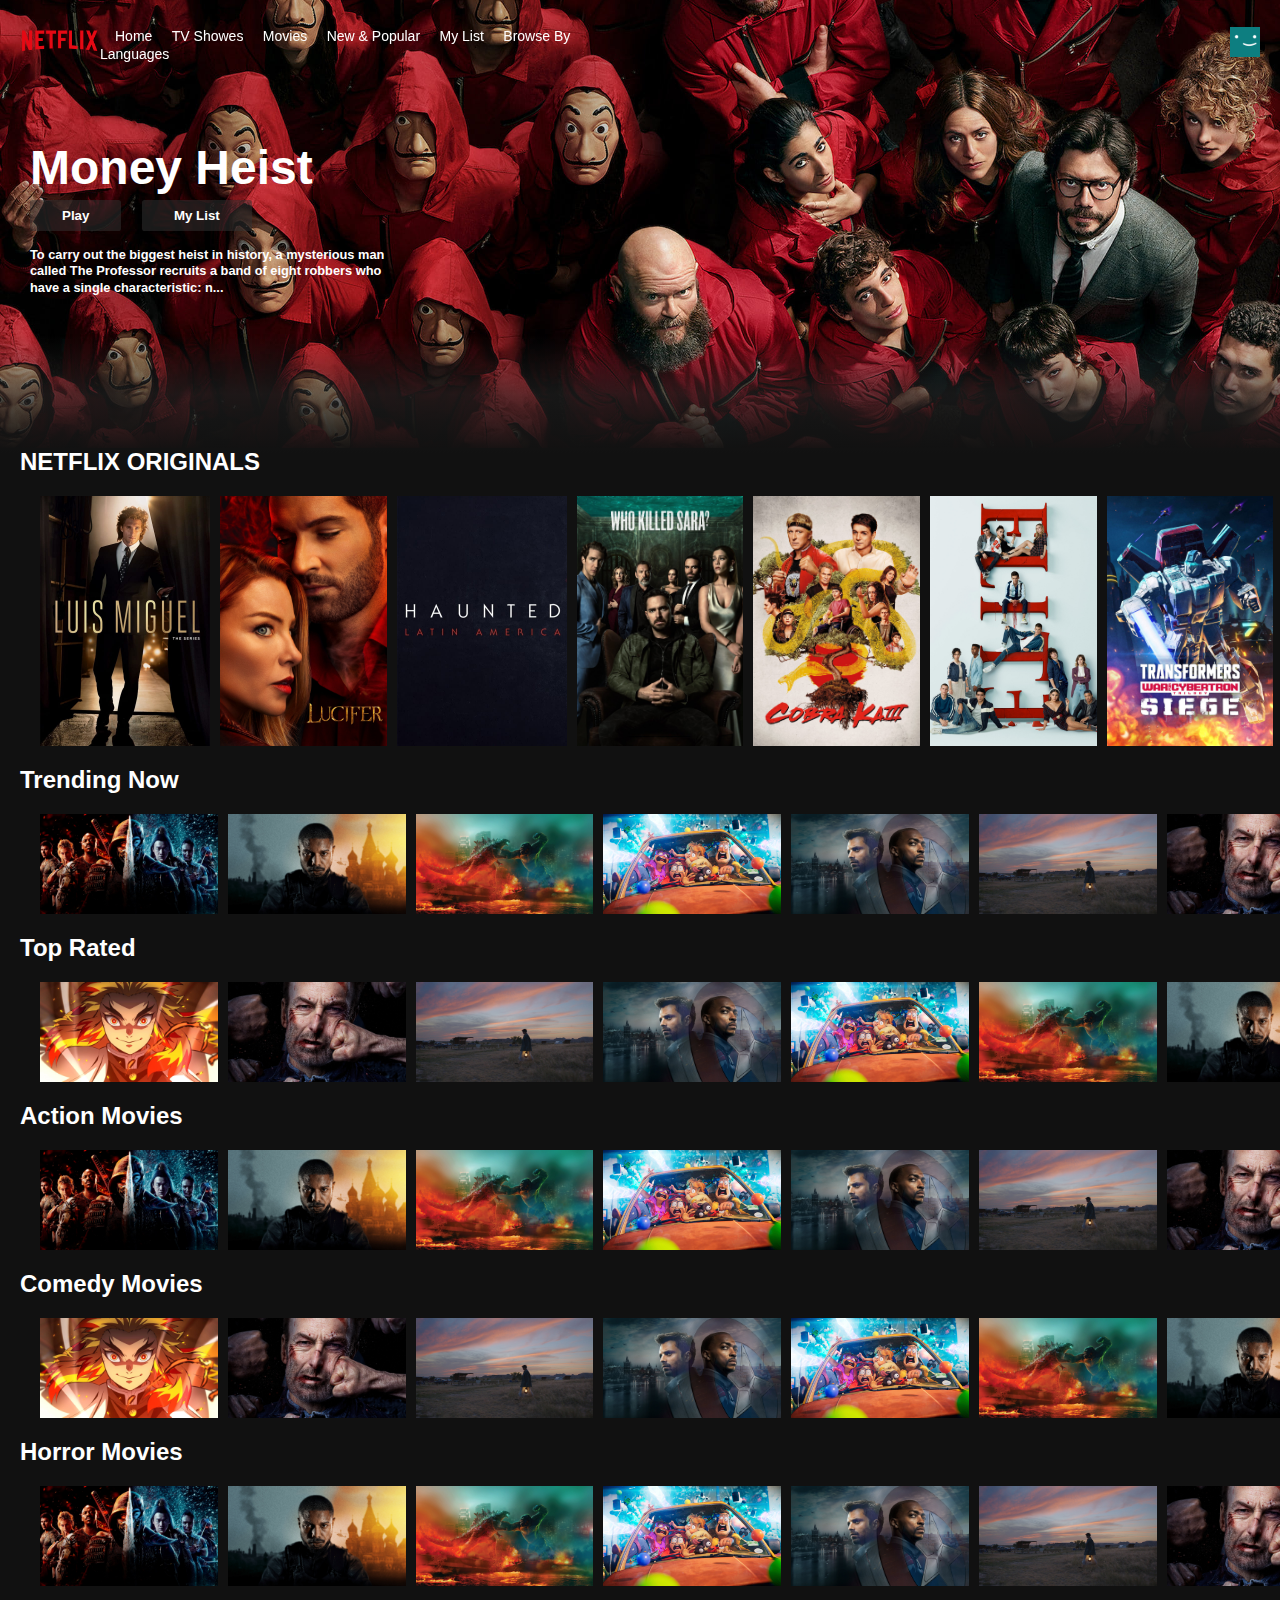
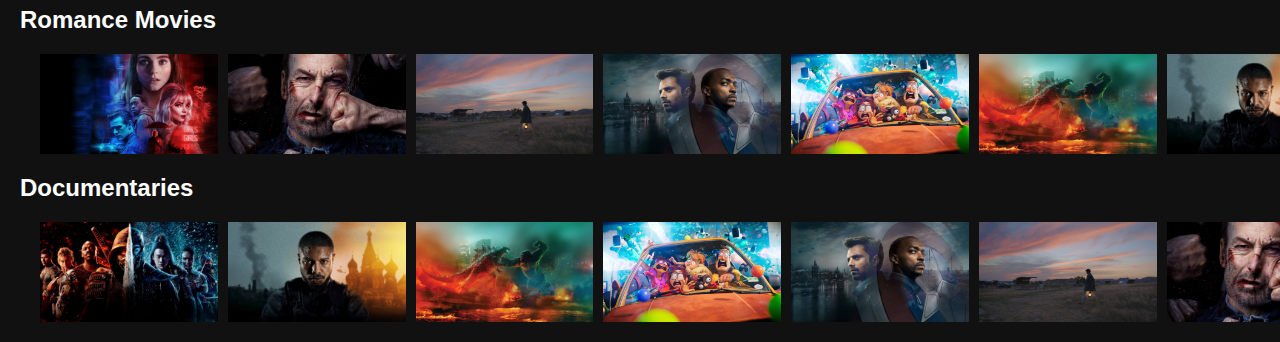
<file: Netflix Clone/home.html>
<!DOCTYPE html>
<html lang="en">
  <head>
    <meta charset="UTF-8" />
    <meta http-equiv="X-UA-Compatible" content="IE=edge" />
    <meta name="viewport" content="width=device-width, initial-scale=1.0" />
    <title>Netflix</title>
    <link rel="icon" type="image/x-icon" href="images/Netflix.png">
    <link rel="stylesheet" href="Stylesheet3.css" />
  </head>
  <body>
    <!-- nav -->
    <div id="nav" class="nav">
      <img class="nav__logo" src="images/netflix-logo.png" alt="" />
        <div class="features">
          <a href="#">Home</a>
          <a href="#">TV Showes</a>
          <a href="#">Movies</a>
          <a href="#">New & Popular</a>
          <a href="#">My List</a>
          <a href="#">Browse By Languages</a>
        </div>
      <img class="nav__avatar" src="images/netflix-avatar.png" alt="" />
    </div>

    <!-- header -->
    <header class="banner">
      <div class="banner__contents">
        <h1 class="banner__title">Money Heist</h1>
        <div class="banner__buttons">
          <button class="banner__button">Play</button>
          <button class="banner__button">My List</button>
        </div>
        <h1 class="banner__description">
          To carry out the biggest heist in history, a mysterious man called The Professor recruits
          a band of eight robbers who have a single characteristic: n...
        </h1>
      </div>
      <div class="banner--fadeBottom"></div>
    </header>

    <!-- Netflix Originals -->
    <div class="row">
      <h2>NETFLIX ORIGINALS</h2>
      <div class="row__posters">
        <img class="row__poster row__posterLarge" src="images/large-movie1.jpg" alt="" />

        <img class="row__poster row__posterLarge" src="images/large-movie2.jpg" alt="" />

        <img class="row__poster row__posterLarge" src="images/large-movie3.jpg" alt="" />

        <img class="row__poster row__posterLarge" src="images/large-movie4.jpg" alt="" />

        <img class="row__poster row__posterLarge" src="images/large-movie5.jpg" alt="" />

        <img class="row__poster row__posterLarge" src="images/large-movie6.jpg" alt="" />

        <img class="row__poster row__posterLarge" src="images/large-movie7.jpg" alt="" />

        <img class="row__poster row__posterLarge" src="images/large-movie8.jpg" alt="" />
      </div>
    </div>

    <!-- Trending Now -->
    <div class="row">
      <h2>Trending Now</h2>
      <div class="row__posters">
        <img class="row__poster" src="images/small-movie1.jpg" alt="" />

        <img class="row__poster" src="images/small-movie2.jpg" alt="" />

        <img class="row__poster" src="images/small-movie3.jpg" alt="" />

        <img class="row__poster" src="images/small-movie4.jpg" alt="" />

        <img class="row__poster" src="images/small-movie5.jpg" alt="" />

        <img class="row__poster" src="images/small-movie6.jpg" alt="" />

        <img class="row__poster" src="images/small-movie7.jpg" alt="" />

        <img class="row__poster" src="images/small-movie8.jpg" alt="" />
      </div>
    </div>

    <!-- Top Rated -->
    <div class="row">
      <h2>Top Rated</h2>
      <div class="row__posters">
        <img class="row__poster" src="images/small-movie8.jpg" alt="" />

        <img class="row__poster" src="images/small-movie7.jpg" alt="" />

        <img class="row__poster" src="images/small-movie6.jpg" alt="" />

        <img class="row__poster" src="images/small-movie5.jpg" alt="" />

        <img class="row__poster" src="images/small-movie4.jpg" alt="" />

        <img class="row__poster" src="images/small-movie3.jpg" alt="" />

        <img class="row__poster" src="images/small-movie2.jpg" alt="" />

        <img class="row__poster" src="images/small-movie1.jpg" alt="" />
      </div>
    </div>

    <!-- Action Movies -->
    <div class="row">
      <h2>Action Movies</h2>
      <div class="row__posters">
        <img class="row__poster" src="images/small-movie1.jpg" alt="" />

        <img class="row__poster" src="images/small-movie2.jpg" alt="" />

        <img class="row__poster" src="images/small-movie3.jpg" alt="" />

        <img class="row__poster" src="images/small-movie4.jpg" alt="" />

        <img class="row__poster" src="images/small-movie5.jpg" alt="" />

        <img class="row__poster" src="images/small-movie6.jpg" alt="" />

        <img class="row__poster" src="images/small-movie7.jpg" alt="" />

        <img class="row__poster" src="images/small-movie8.jpg" alt="" />
      </div>
    </div>

    <!-- Comedy Movies -->
    <div class="row">
      <h2>Comedy Movies</h2>
      <div class="row__posters">
        <img class="row__poster" src="images/small-movie8.jpg" alt="" />

        <img class="row__poster" src="images/small-movie7.jpg" alt="" />

        <img class="row__poster" src="images/small-movie6.jpg" alt="" />

        <img class="row__poster" src="images/small-movie5.jpg" alt="" />

        <img class="row__poster" src="images/small-movie4.jpg" alt="" />

        <img class="row__poster" src="images/small-movie3.jpg" alt="" />

        <img class="row__poster" src="images/small-movie2.jpg" alt="" />

        <img class="row__poster" src="images/small-movie1.jpg" alt="" />
      </div>
    </div>

    <!-- Horror Movies -->
    <div class="row">
      <h2>Horror Movies</h2>
      <div class="row__posters">
        <img class="row__poster" src="images/small-movie1.jpg" alt="" />

        <img class="row__poster" src="images/small-movie2.jpg" alt="" />

        <img class="row__poster" src="images/small-movie3.jpg" alt="" />

        <img class="row__poster" src="images/small-movie4.jpg" alt="" />

        <img class="row__poster" src="images/small-movie5.jpg" alt="" />

        <img class="row__poster" src="images/small-movie6.jpg" alt="" />

        <img class="row__poster" src="images/small-movie7.jpg" alt="" />

        <img class="row__poster" src="images/small-movie8.jpg" alt="" />
      </div>
    </div>

    <!-- Romance Movies -->
    <div class="row">
      <h2>Romance Movies</h2>
      <div class="row__posters">
        <img class="row__poster" src="images/small-movie9.jpg" alt="" />

        <img class="row__poster" src="images/small-movie7.jpg" alt="" />

        <img class="row__poster" src="images/small-movie6.jpg" alt="" />

        <img class="row__poster" src="images/small-movie5.jpg" alt="" />

        <img class="row__poster" src="images/small-movie4.jpg" alt="" />

        <img class="row__poster" src="images/small-movie3.jpg" alt="" />

        <img class="row__poster" src="images/small-movie2.jpg" alt="" />

        <img class="row__poster" src="images/small-movie1.jpg" alt="" />
      </div>
    </div>

    <!-- Documentaries -->
    <div class="row">
      <h2>Documentaries</h2>
      <div class="row__posters">
        <img class="row__poster" src="images/small-movie1.jpg" alt="" />

        <img class="row__poster" src="images/small-movie2.jpg" alt="" />

        <img class="row__poster" src="images/small-movie3.jpg" alt="" />

        <img class="row__poster" src="images/small-movie4.jpg" alt="" />

        <img class="row__poster" src="images/small-movie5.jpg" alt="" />

        <img class="row__poster" src="images/small-movie6.jpg" alt="" />

        <img class="row__poster" src="images/small-movie7.jpg" alt="" />

        <img class="row__poster" src="images/small-movie8.jpg" alt="" />
      </div>
    </div>

    <script>
      const nav = document.getElementById('nav');
      window.addEventListener('scroll', () => {
        if (window.scrollY >= 100) {
          nav.classList.add('nav__black');
        } else {
          nav.classList.remove('nav__black');
        }
      });
    </script>
  </body>
</html>
</file>
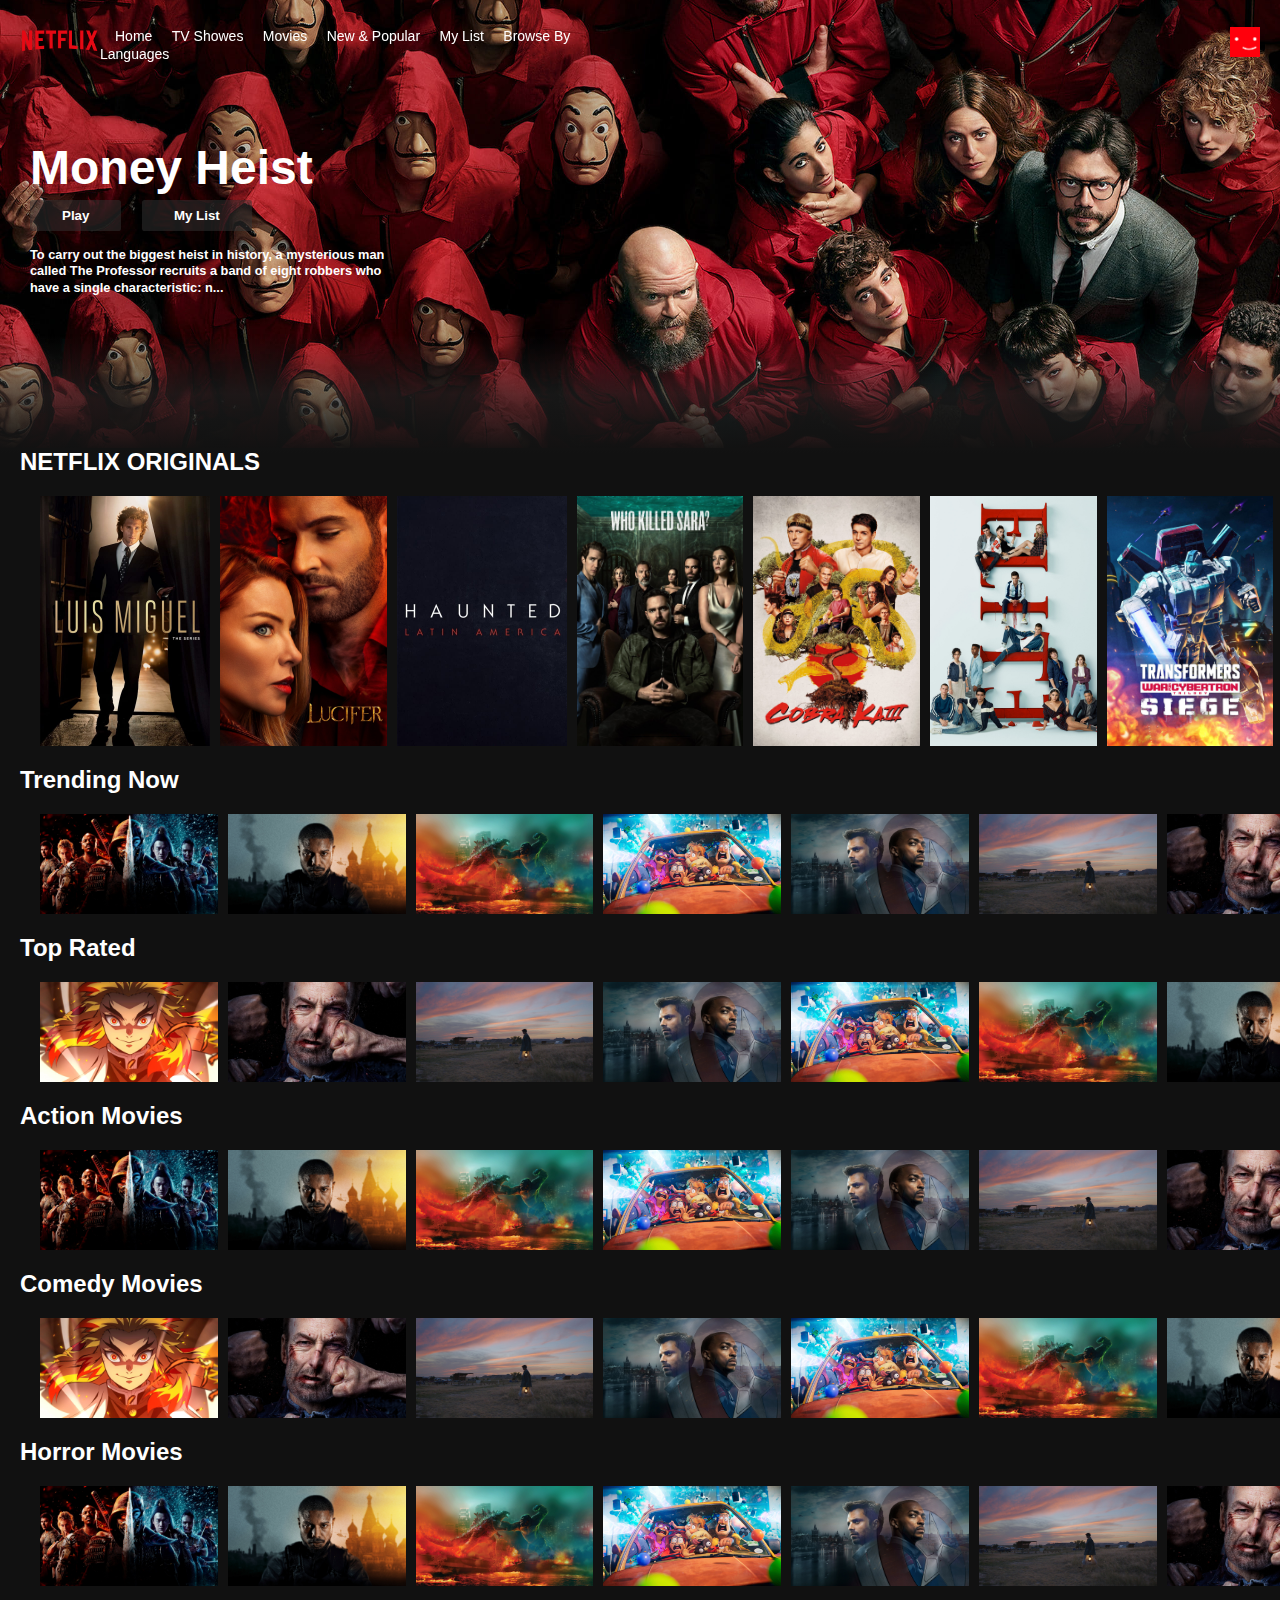
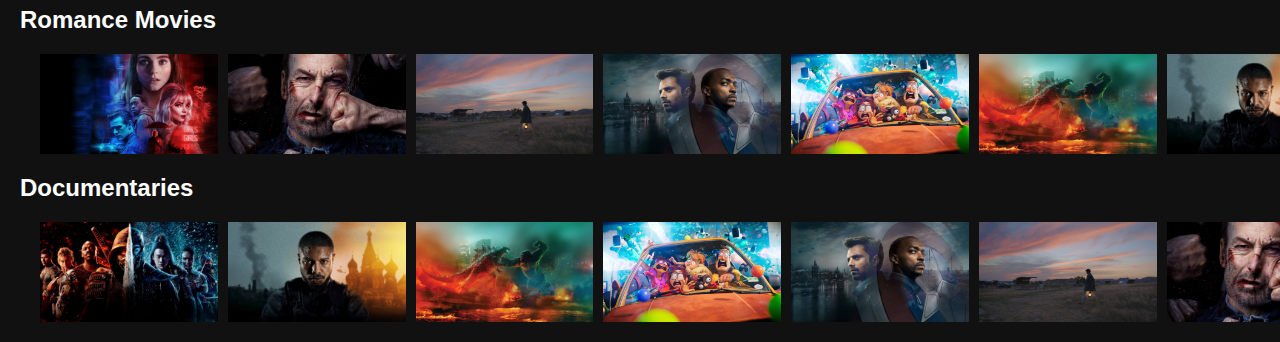
<file: Netflix Clone/home2.html>
<!DOCTYPE html>
<html lang="en">
  <head>
    <meta charset="UTF-8" />
    <meta http-equiv="X-UA-Compatible" content="IE=edge" />
    <meta name="viewport" content="width=device-width, initial-scale=1.0" />
    <title>Netflix</title>
    <link rel="icon" type="image/x-icon" href="images/Netflix.png">
    <link rel="stylesheet" href="Stylesheet3.css" />
  </head>
  <body>
    <!-- nav -->
    <div id="nav" class="nav">
      <img class="nav__logo" src="images/netflix-logo.png" alt="" />
      <div class="features">
        <a href="#">Home</a>
        <a href="#">TV Showes</a>
        <a href="#">Movies</a>
        <a href="#">New & Popular</a>
        <a href="#">My List</a>
        <a href="#">Browse By Languages</a>
      </div>
      <img class="nav__avatar" src="images/netflix-avatar2.jpg" alt="" />
    </div>

    <!-- header -->
    <header class="banner">
      <div class="banner__contents">
        <h1 class="banner__title">Money Heist</h1>
        <div class="banner__buttons">
          <button class="banner__button">Play</button>
          <button class="banner__button">My List</button>
        </div>
        <h1 class="banner__description">
          To carry out the biggest heist in history, a mysterious man called The Professor recruits
          a band of eight robbers who have a single characteristic: n...
        </h1>
      </div>
      <div class="banner--fadeBottom"></div>
    </header>

    <!-- Netflix Originals -->
    <div class="row">
      <h2>NETFLIX ORIGINALS</h2>
      <div class="row__posters">
        <img class="row__poster row__posterLarge" src="images/large-movie1.jpg" alt="" />

        <img class="row__poster row__posterLarge" src="images/large-movie2.jpg" alt="" />

        <img class="row__poster row__posterLarge" src="images/large-movie3.jpg" alt="" />

        <img class="row__poster row__posterLarge" src="images/large-movie4.jpg" alt="" />

        <img class="row__poster row__posterLarge" src="images/large-movie5.jpg" alt="" />

        <img class="row__poster row__posterLarge" src="images/large-movie6.jpg" alt="" />

        <img class="row__poster row__posterLarge" src="images/large-movie7.jpg" alt="" />

        <img class="row__poster row__posterLarge" src="images/large-movie8.jpg" alt="" />
      </div>
    </div>

    <!-- Trending Now -->
    <div class="row">
      <h2>Trending Now</h2>
      <div class="row__posters">
        <img class="row__poster" src="images/small-movie1.jpg" alt="" />

        <img class="row__poster" src="images/small-movie2.jpg" alt="" />

        <img class="row__poster" src="images/small-movie3.jpg" alt="" />

        <img class="row__poster" src="images/small-movie4.jpg" alt="" />

        <img class="row__poster" src="images/small-movie5.jpg" alt="" />

        <img class="row__poster" src="images/small-movie6.jpg" alt="" />

        <img class="row__poster" src="images/small-movie7.jpg" alt="" />

        <img class="row__poster" src="images/small-movie8.jpg" alt="" />
      </div>
    </div>

    <!-- Top Rated -->
    <div class="row">
      <h2>Top Rated</h2>
      <div class="row__posters">
        <img class="row__poster" src="images/small-movie8.jpg" alt="" />

        <img class="row__poster" src="images/small-movie7.jpg" alt="" />

        <img class="row__poster" src="images/small-movie6.jpg" alt="" />

        <img class="row__poster" src="images/small-movie5.jpg" alt="" />

        <img class="row__poster" src="images/small-movie4.jpg" alt="" />

        <img class="row__poster" src="images/small-movie3.jpg" alt="" />

        <img class="row__poster" src="images/small-movie2.jpg" alt="" />

        <img class="row__poster" src="images/small-movie1.jpg" alt="" />
      </div>
    </div>

    <!-- Action Movies -->
    <div class="row">
      <h2>Action Movies</h2>
      <div class="row__posters">
        <img class="row__poster" src="images/small-movie1.jpg" alt="" />

        <img class="row__poster" src="images/small-movie2.jpg" alt="" />

        <img class="row__poster" src="images/small-movie3.jpg" alt="" />

        <img class="row__poster" src="images/small-movie4.jpg" alt="" />

        <img class="row__poster" src="images/small-movie5.jpg" alt="" />

        <img class="row__poster" src="images/small-movie6.jpg" alt="" />

        <img class="row__poster" src="images/small-movie7.jpg" alt="" />

        <img class="row__poster" src="images/small-movie8.jpg" alt="" />
      </div>
    </div>

    <!-- Comedy Movies -->
    <div class="row">
      <h2>Comedy Movies</h2>
      <div class="row__posters">
        <img class="row__poster" src="images/small-movie8.jpg" alt="" />

        <img class="row__poster" src="images/small-movie7.jpg" alt="" />

        <img class="row__poster" src="images/small-movie6.jpg" alt="" />

        <img class="row__poster" src="images/small-movie5.jpg" alt="" />

        <img class="row__poster" src="images/small-movie4.jpg" alt="" />

        <img class="row__poster" src="images/small-movie3.jpg" alt="" />

        <img class="row__poster" src="images/small-movie2.jpg" alt="" />

        <img class="row__poster" src="images/small-movie1.jpg" alt="" />
      </div>
    </div>

    <!-- Horror Movies -->
    <div class="row">
      <h2>Horror Movies</h2>
      <div class="row__posters">
        <img class="row__poster" src="images/small-movie1.jpg" alt="" />

        <img class="row__poster" src="images/small-movie2.jpg" alt="" />

        <img class="row__poster" src="images/small-movie3.jpg" alt="" />

        <img class="row__poster" src="images/small-movie4.jpg" alt="" />

        <img class="row__poster" src="images/small-movie5.jpg" alt="" />

        <img class="row__poster" src="images/small-movie6.jpg" alt="" />

        <img class="row__poster" src="images/small-movie7.jpg" alt="" />

        <img class="row__poster" src="images/small-movie8.jpg" alt="" />
      </div>
    </div>

    <!-- Romance Movies -->
    <div class="row">
      <h2>Romance Movies</h2>
      <div class="row__posters">
        <img class="row__poster" src="images/small-movie9.jpg" alt="" />

        <img class="row__poster" src="images/small-movie7.jpg" alt="" />

        <img class="row__poster" src="images/small-movie6.jpg" alt="" />

        <img class="row__poster" src="images/small-movie5.jpg" alt="" />

        <img class="row__poster" src="images/small-movie4.jpg" alt="" />

        <img class="row__poster" src="images/small-movie3.jpg" alt="" />

        <img class="row__poster" src="images/small-movie2.jpg" alt="" />

        <img class="row__poster" src="images/small-movie1.jpg" alt="" />
      </div>
    </div>

    <!-- Documentaries -->
    <div class="row">
      <h2>Documentaries</h2>
      <div class="row__posters">
        <img class="row__poster" src="images/small-movie1.jpg" alt="" />

        <img class="row__poster" src="images/small-movie2.jpg" alt="" />

        <img class="row__poster" src="images/small-movie3.jpg" alt="" />

        <img class="row__poster" src="images/small-movie4.jpg" alt="" />

        <img class="row__poster" src="images/small-movie5.jpg" alt="" />

        <img class="row__poster" src="images/small-movie6.jpg" alt="" />

        <img class="row__poster" src="images/small-movie7.jpg" alt="" />

        <img class="row__poster" src="images/small-movie8.jpg" alt="" />
      </div>
    </div>

    <script>
      const nav = document.getElementById('nav');
      window.addEventListener('scroll', () => {
        if (window.scrollY >= 100) {
          nav.classList.add('nav__black');
        } else {
          nav.classList.remove('nav__black');
        }
      });
    </script>
  </body>
</html>
</file>
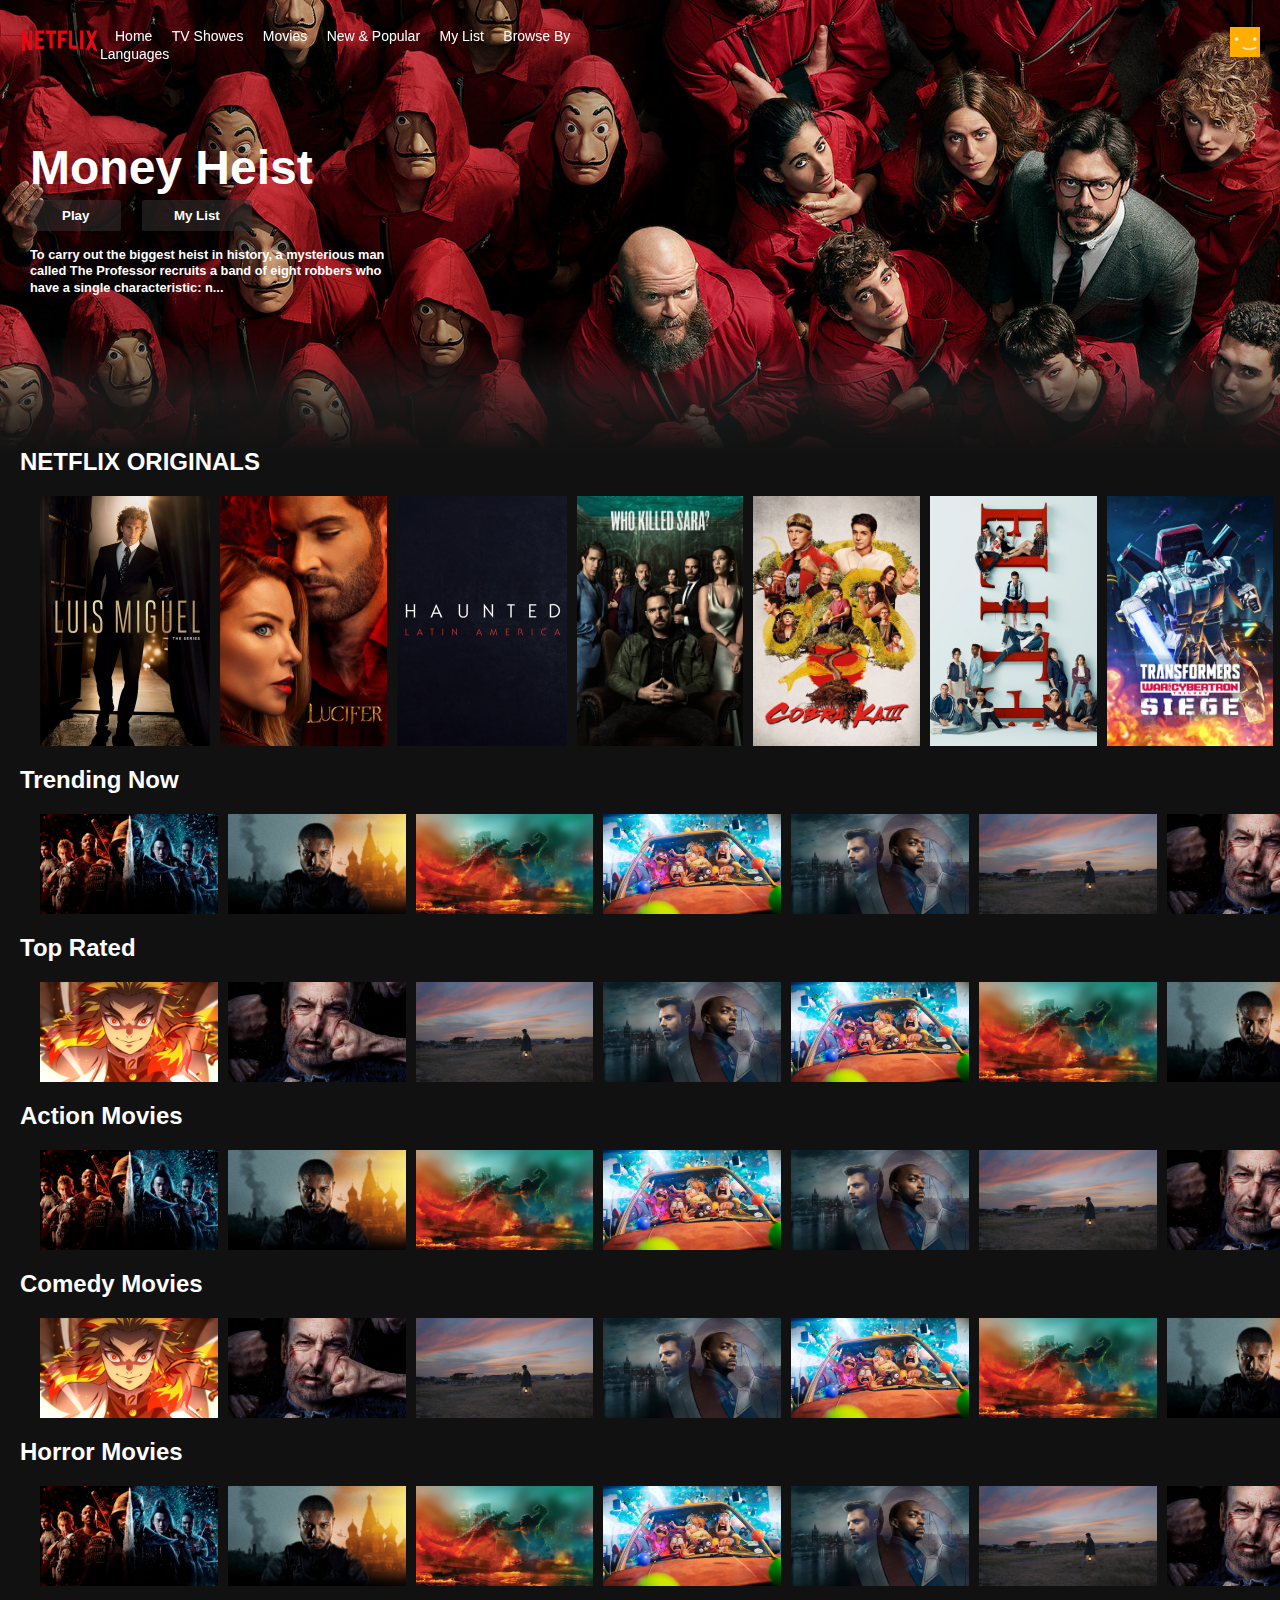
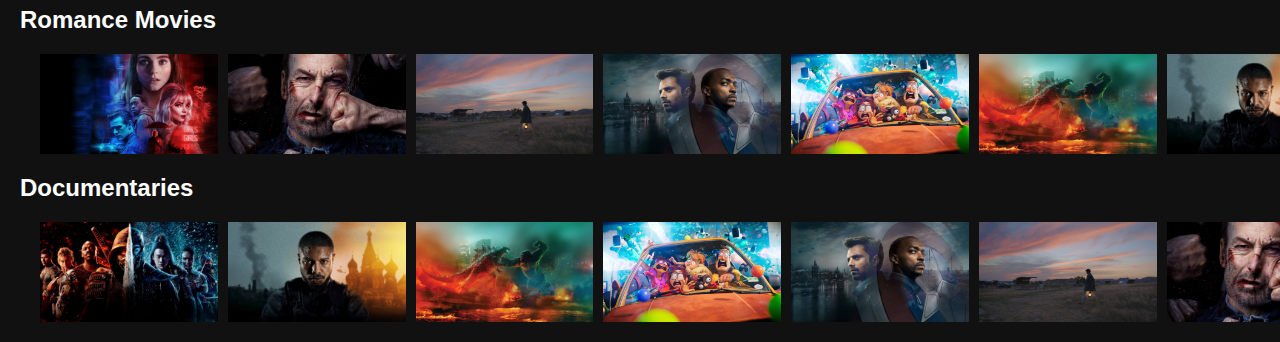
<file: Netflix Clone/home3.html>
<!DOCTYPE html>
<html lang="en">
  <head>
    <meta charset="UTF-8" />
    <meta http-equiv="X-UA-Compatible" content="IE=edge" />
    <meta name="viewport" content="width=device-width, initial-scale=1.0" />
    <title>Netflix</title>
    <link rel="icon" type="image/x-icon" href="images/Netflix.png">
    <link rel="stylesheet" href="Stylesheet3.css" />
  </head>
  <body>
    <!-- nav -->
    <div id="nav" class="nav">
      <img class="nav__logo" src="images/netflix-logo.png" alt="" />
      <div class="features">
        <a href="#">Home</a>
        <a href="#">TV Showes</a>
        <a href="#">Movies</a>
        <a href="#">New & Popular</a>
        <a href="#">My List</a>
        <a href="#">Browse By Languages</a>
      </div>
      <img class="nav__avatar" src="images/netflix-avatar3.jpg" alt="" />
    </div>

    <!-- header -->
    <header class="banner">
      <div class="banner__contents">
        <h1 class="banner__title">Money Heist</h1>
        <div class="banner__buttons">
          <button class="banner__button">Play</button>
          <button class="banner__button">My List</button>
        </div>
        <h1 class="banner__description">
          To carry out the biggest heist in history, a mysterious man called The Professor recruits
          a band of eight robbers who have a single characteristic: n...
        </h1>
      </div>
      <div class="banner--fadeBottom"></div>
    </header>

    <!-- Netflix Originals -->
    <div class="row">
      <h2>NETFLIX ORIGINALS</h2>
      <div class="row__posters">
        <img class="row__poster row__posterLarge" src="images/large-movie1.jpg" alt="" />

        <img class="row__poster row__posterLarge" src="images/large-movie2.jpg" alt="" />

        <img class="row__poster row__posterLarge" src="images/large-movie3.jpg" alt="" />

        <img class="row__poster row__posterLarge" src="images/large-movie4.jpg" alt="" />

        <img class="row__poster row__posterLarge" src="images/large-movie5.jpg" alt="" />

        <img class="row__poster row__posterLarge" src="images/large-movie6.jpg" alt="" />

        <img class="row__poster row__posterLarge" src="images/large-movie7.jpg" alt="" />

        <img class="row__poster row__posterLarge" src="images/large-movie8.jpg" alt="" />
      </div>
    </div>

    <!-- Trending Now -->
    <div class="row">
      <h2>Trending Now</h2>
      <div class="row__posters">
        <img class="row__poster" src="images/small-movie1.jpg" alt="" />

        <img class="row__poster" src="images/small-movie2.jpg" alt="" />

        <img class="row__poster" src="images/small-movie3.jpg" alt="" />

        <img class="row__poster" src="images/small-movie4.jpg" alt="" />

        <img class="row__poster" src="images/small-movie5.jpg" alt="" />

        <img class="row__poster" src="images/small-movie6.jpg" alt="" />

        <img class="row__poster" src="images/small-movie7.jpg" alt="" />

        <img class="row__poster" src="images/small-movie8.jpg" alt="" />
      </div>
    </div>

    <!-- Top Rated -->
    <div class="row">
      <h2>Top Rated</h2>
      <div class="row__posters">
        <img class="row__poster" src="images/small-movie8.jpg" alt="" />

        <img class="row__poster" src="images/small-movie7.jpg" alt="" />

        <img class="row__poster" src="images/small-movie6.jpg" alt="" />

        <img class="row__poster" src="images/small-movie5.jpg" alt="" />

        <img class="row__poster" src="images/small-movie4.jpg" alt="" />

        <img class="row__poster" src="images/small-movie3.jpg" alt="" />

        <img class="row__poster" src="images/small-movie2.jpg" alt="" />

        <img class="row__poster" src="images/small-movie1.jpg" alt="" />
      </div>
    </div>

    <!-- Action Movies -->
    <div class="row">
      <h2>Action Movies</h2>
      <div class="row__posters">
        <img class="row__poster" src="images/small-movie1.jpg" alt="" />

        <img class="row__poster" src="images/small-movie2.jpg" alt="" />

        <img class="row__poster" src="images/small-movie3.jpg" alt="" />

        <img class="row__poster" src="images/small-movie4.jpg" alt="" />

        <img class="row__poster" src="images/small-movie5.jpg" alt="" />

        <img class="row__poster" src="images/small-movie6.jpg" alt="" />

        <img class="row__poster" src="images/small-movie7.jpg" alt="" />

        <img class="row__poster" src="images/small-movie8.jpg" alt="" />
      </div>
    </div>

    <!-- Comedy Movies -->
    <div class="row">
      <h2>Comedy Movies</h2>
      <div class="row__posters">
        <img class="row__poster" src="images/small-movie8.jpg" alt="" />

        <img class="row__poster" src="images/small-movie7.jpg" alt="" />

        <img class="row__poster" src="images/small-movie6.jpg" alt="" />

        <img class="row__poster" src="images/small-movie5.jpg" alt="" />

        <img class="row__poster" src="images/small-movie4.jpg" alt="" />

        <img class="row__poster" src="images/small-movie3.jpg" alt="" />

        <img class="row__poster" src="images/small-movie2.jpg" alt="" />

        <img class="row__poster" src="images/small-movie1.jpg" alt="" />
      </div>
    </div>

    <!-- Horror Movies -->
    <div class="row">
      <h2>Horror Movies</h2>
      <div class="row__posters">
        <img class="row__poster" src="images/small-movie1.jpg" alt="" />

        <img class="row__poster" src="images/small-movie2.jpg" alt="" />

        <img class="row__poster" src="images/small-movie3.jpg" alt="" />

        <img class="row__poster" src="images/small-movie4.jpg" alt="" />

        <img class="row__poster" src="images/small-movie5.jpg" alt="" />

        <img class="row__poster" src="images/small-movie6.jpg" alt="" />

        <img class="row__poster" src="images/small-movie7.jpg" alt="" />

        <img class="row__poster" src="images/small-movie8.jpg" alt="" />
      </div>
    </div>

    <!-- Romance Movies -->
    <div class="row">
      <h2>Romance Movies</h2>
      <div class="row__posters">
        <img class="row__poster" src="images/small-movie9.jpg" alt="" />

        <img class="row__poster" src="images/small-movie7.jpg" alt="" />

        <img class="row__poster" src="images/small-movie6.jpg" alt="" />

        <img class="row__poster" src="images/small-movie5.jpg" alt="" />

        <img class="row__poster" src="images/small-movie4.jpg" alt="" />

        <img class="row__poster" src="images/small-movie3.jpg" alt="" />

        <img class="row__poster" src="images/small-movie2.jpg" alt="" />

        <img class="row__poster" src="images/small-movie1.jpg" alt="" />
      </div>
    </div>

    <!-- Documentaries -->
    <div class="row">
      <h2>Documentaries</h2>
      <div class="row__posters">
        <img class="row__poster" src="images/small-movie1.jpg" alt="" />

        <img class="row__poster" src="images/small-movie2.jpg" alt="" />

        <img class="row__poster" src="images/small-movie3.jpg" alt="" />

        <img class="row__poster" src="images/small-movie4.jpg" alt="" />

        <img class="row__poster" src="images/small-movie5.jpg" alt="" />

        <img class="row__poster" src="images/small-movie6.jpg" alt="" />

        <img class="row__poster" src="images/small-movie7.jpg" alt="" />

        <img class="row__poster" src="images/small-movie8.jpg" alt="" />
      </div>
    </div>

    <script>
      const nav = document.getElementById('nav');
      window.addEventListener('scroll', () => {
        if (window.scrollY >= 100) {
          nav.classList.add('nav__black');
        } else {
          nav.classList.remove('nav__black');
        }
      });
    </script>
  </body>
</html>
</file>
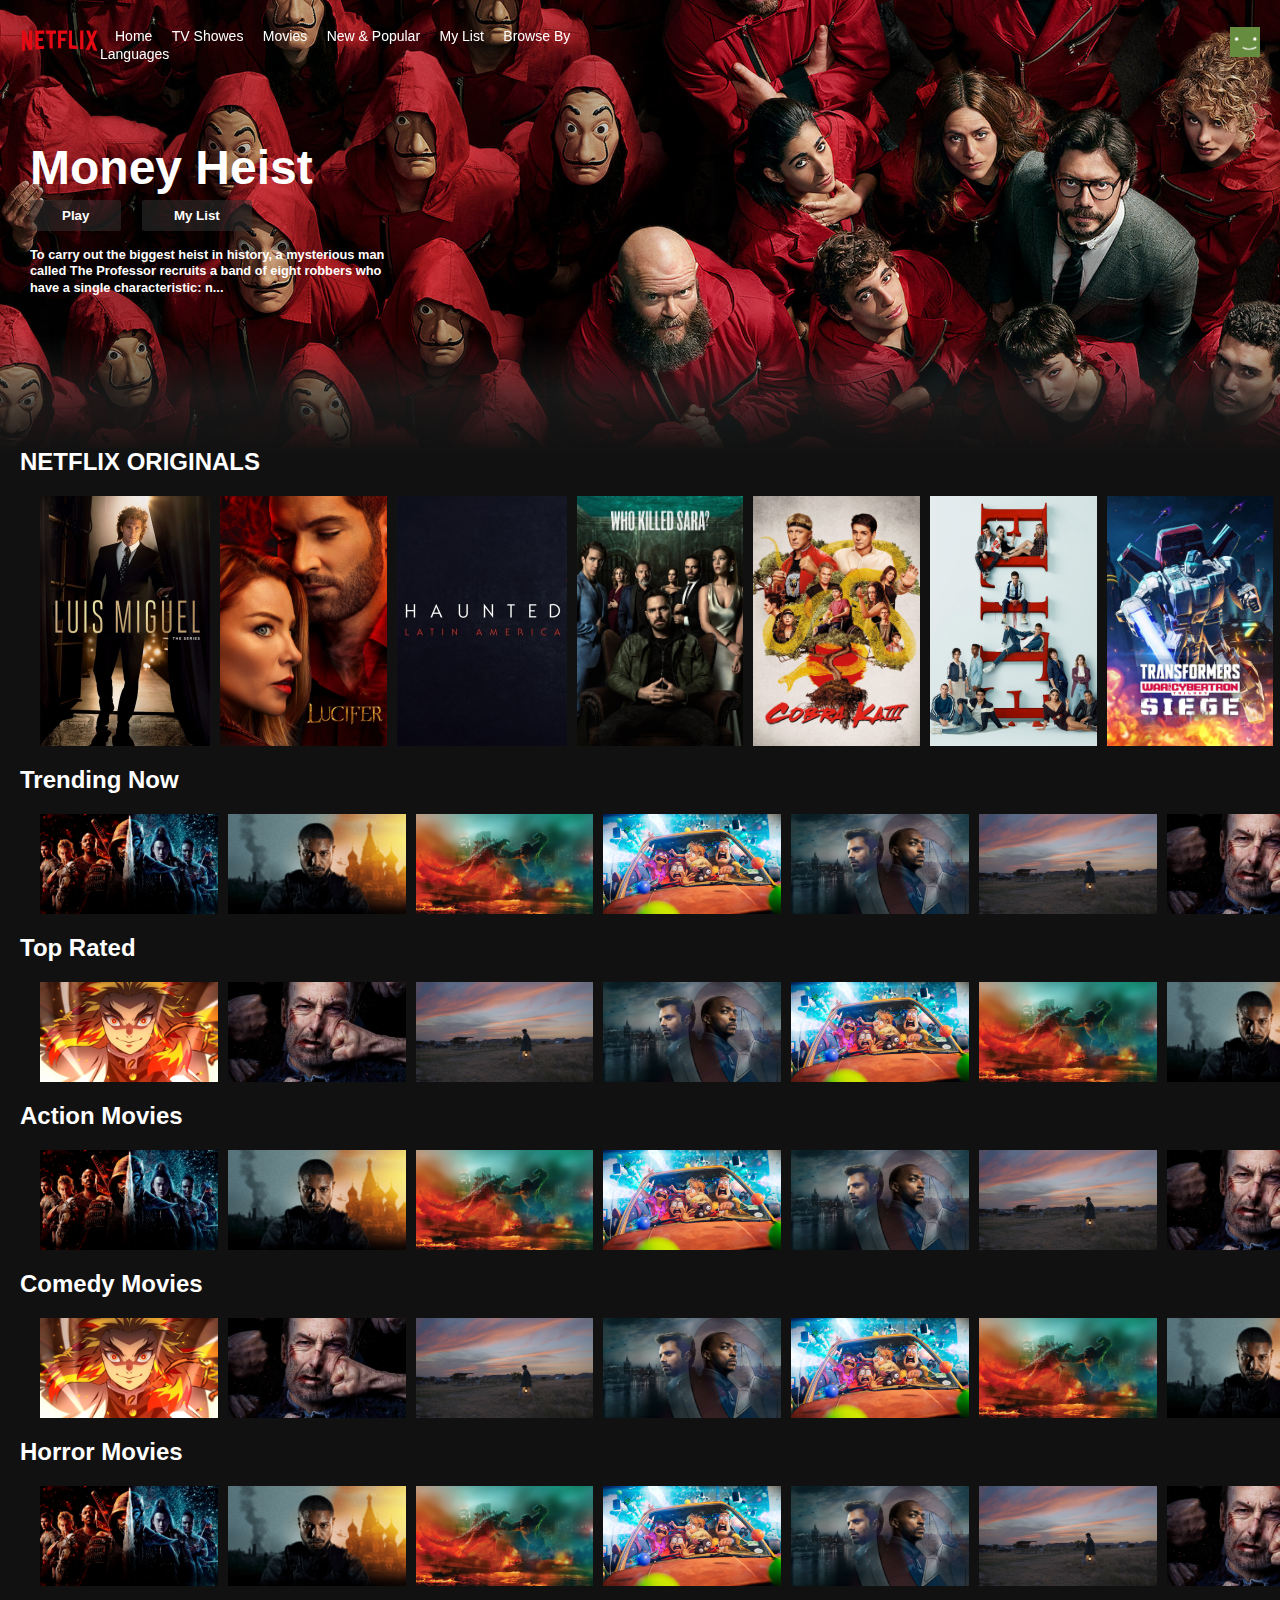
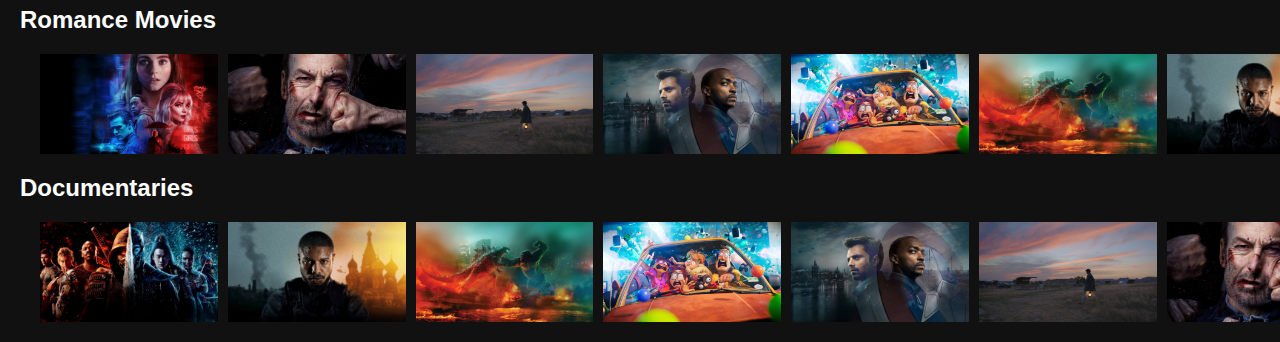
<file: Netflix Clone/home4.html>
<!DOCTYPE html>
<html lang="en">
  <head>
    <meta charset="UTF-8" />
    <meta http-equiv="X-UA-Compatible" content="IE=edge" />
    <meta name="viewport" content="width=device-width, initial-scale=1.0" />
    <title>Netflix</title>
    <link rel="icon" type="image/x-icon" href="images/Netflix.png">
    <link rel="stylesheet" href="Stylesheet3.css" />
  </head>
  <body>
    <!-- nav -->
    <div id="nav" class="nav">
      <img class="nav__logo" src="images/netflix-logo.png" alt="" />
      <div class="features">
        <a href="#">Home</a>
        <a href="#">TV Showes</a>
        <a href="#">Movies</a>
        <a href="#">New & Popular</a>
        <a href="#">My List</a>
        <a href="#">Browse By Languages</a>
      </div>
      <img class="nav__avatar" src="images/netflix-avatar4.jpg" alt="" />
    </div>

    <!-- header -->
    <header class="banner">
      <div class="banner__contents">
        <h1 class="banner__title">Money Heist</h1>
        <div class="banner__buttons">
          <button class="banner__button">Play</button>
          <button class="banner__button">My List</button>
        </div>
        <h1 class="banner__description">
          To carry out the biggest heist in history, a mysterious man called The Professor recruits
          a band of eight robbers who have a single characteristic: n...
        </h1>
      </div>
      <div class="banner--fadeBottom"></div>
    </header>

    <!-- Netflix Originals -->
    <div class="row">
      <h2>NETFLIX ORIGINALS</h2>
      <div class="row__posters">
        <img class="row__poster row__posterLarge" src="images/large-movie1.jpg" alt="" />

        <img class="row__poster row__posterLarge" src="images/large-movie2.jpg" alt="" />

        <img class="row__poster row__posterLarge" src="images/large-movie3.jpg" alt="" />

        <img class="row__poster row__posterLarge" src="images/large-movie4.jpg" alt="" />

        <img class="row__poster row__posterLarge" src="images/large-movie5.jpg" alt="" />

        <img class="row__poster row__posterLarge" src="images/large-movie6.jpg" alt="" />

        <img class="row__poster row__posterLarge" src="images/large-movie7.jpg" alt="" />

        <img class="row__poster row__posterLarge" src="images/large-movie8.jpg" alt="" />
      </div>
    </div>

    <!-- Trending Now -->
    <div class="row">
      <h2>Trending Now</h2>
      <div class="row__posters">
        <img class="row__poster" src="images/small-movie1.jpg" alt="" />

        <img class="row__poster" src="images/small-movie2.jpg" alt="" />

        <img class="row__poster" src="images/small-movie3.jpg" alt="" />

        <img class="row__poster" src="images/small-movie4.jpg" alt="" />

        <img class="row__poster" src="images/small-movie5.jpg" alt="" />

        <img class="row__poster" src="images/small-movie6.jpg" alt="" />

        <img class="row__poster" src="images/small-movie7.jpg" alt="" />

        <img class="row__poster" src="images/small-movie8.jpg" alt="" />
      </div>
    </div>

    <!-- Top Rated -->
    <div class="row">
      <h2>Top Rated</h2>
      <div class="row__posters">
        <img class="row__poster" src="images/small-movie8.jpg" alt="" />

        <img class="row__poster" src="images/small-movie7.jpg" alt="" />

        <img class="row__poster" src="images/small-movie6.jpg" alt="" />

        <img class="row__poster" src="images/small-movie5.jpg" alt="" />

        <img class="row__poster" src="images/small-movie4.jpg" alt="" />

        <img class="row__poster" src="images/small-movie3.jpg" alt="" />

        <img class="row__poster" src="images/small-movie2.jpg" alt="" />

        <img class="row__poster" src="images/small-movie1.jpg" alt="" />
      </div>
    </div>

    <!-- Action Movies -->
    <div class="row">
      <h2>Action Movies</h2>
      <div class="row__posters">
        <img class="row__poster" src="images/small-movie1.jpg" alt="" />

        <img class="row__poster" src="images/small-movie2.jpg" alt="" />

        <img class="row__poster" src="images/small-movie3.jpg" alt="" />

        <img class="row__poster" src="images/small-movie4.jpg" alt="" />

        <img class="row__poster" src="images/small-movie5.jpg" alt="" />

        <img class="row__poster" src="images/small-movie6.jpg" alt="" />

        <img class="row__poster" src="images/small-movie7.jpg" alt="" />

        <img class="row__poster" src="images/small-movie8.jpg" alt="" />
      </div>
    </div>

    <!-- Comedy Movies -->
    <div class="row">
      <h2>Comedy Movies</h2>
      <div class="row__posters">
        <img class="row__poster" src="images/small-movie8.jpg" alt="" />

        <img class="row__poster" src="images/small-movie7.jpg" alt="" />

        <img class="row__poster" src="images/small-movie6.jpg" alt="" />

        <img class="row__poster" src="images/small-movie5.jpg" alt="" />

        <img class="row__poster" src="images/small-movie4.jpg" alt="" />

        <img class="row__poster" src="images/small-movie3.jpg" alt="" />

        <img class="row__poster" src="images/small-movie2.jpg" alt="" />

        <img class="row__poster" src="images/small-movie1.jpg" alt="" />
      </div>
    </div>

    <!-- Horror Movies -->
    <div class="row">
      <h2>Horror Movies</h2>
      <div class="row__posters">
        <img class="row__poster" src="images/small-movie1.jpg" alt="" />

        <img class="row__poster" src="images/small-movie2.jpg" alt="" />

        <img class="row__poster" src="images/small-movie3.jpg" alt="" />

        <img class="row__poster" src="images/small-movie4.jpg" alt="" />

        <img class="row__poster" src="images/small-movie5.jpg" alt="" />

        <img class="row__poster" src="images/small-movie6.jpg" alt="" />

        <img class="row__poster" src="images/small-movie7.jpg" alt="" />

        <img class="row__poster" src="images/small-movie8.jpg" alt="" />
      </div>
    </div>

    <!-- Romance Movies -->
    <div class="row">
      <h2>Romance Movies</h2>
      <div class="row__posters">
        <img class="row__poster" src="images/small-movie9.jpg" alt="" />

        <img class="row__poster" src="images/small-movie7.jpg" alt="" />

        <img class="row__poster" src="images/small-movie6.jpg" alt="" />

        <img class="row__poster" src="images/small-movie5.jpg" alt="" />

        <img class="row__poster" src="images/small-movie4.jpg" alt="" />

        <img class="row__poster" src="images/small-movie3.jpg" alt="" />

        <img class="row__poster" src="images/small-movie2.jpg" alt="" />

        <img class="row__poster" src="images/small-movie1.jpg" alt="" />
      </div>
    </div>

    <!-- Documentaries -->
    <div class="row">
      <h2>Documentaries</h2>
      <div class="row__posters">
        <img class="row__poster" src="images/small-movie1.jpg" alt="" />

        <img class="row__poster" src="images/small-movie2.jpg" alt="" />

        <img class="row__poster" src="images/small-movie3.jpg" alt="" />

        <img class="row__poster" src="images/small-movie4.jpg" alt="" />

        <img class="row__poster" src="images/small-movie5.jpg" alt="" />

        <img class="row__poster" src="images/small-movie6.jpg" alt="" />

        <img class="row__poster" src="images/small-movie7.jpg" alt="" />

        <img class="row__poster" src="images/small-movie8.jpg" alt="" />
      </div>
    </div>

    <script>
      const nav = document.getElementById('nav');
      window.addEventListener('scroll', () => {
        if (window.scrollY >= 100) {
          nav.classList.add('nav__black');
        } else {
          nav.classList.remove('nav__black');
        }
      });
    </script>
  </body>
</html>
</file>
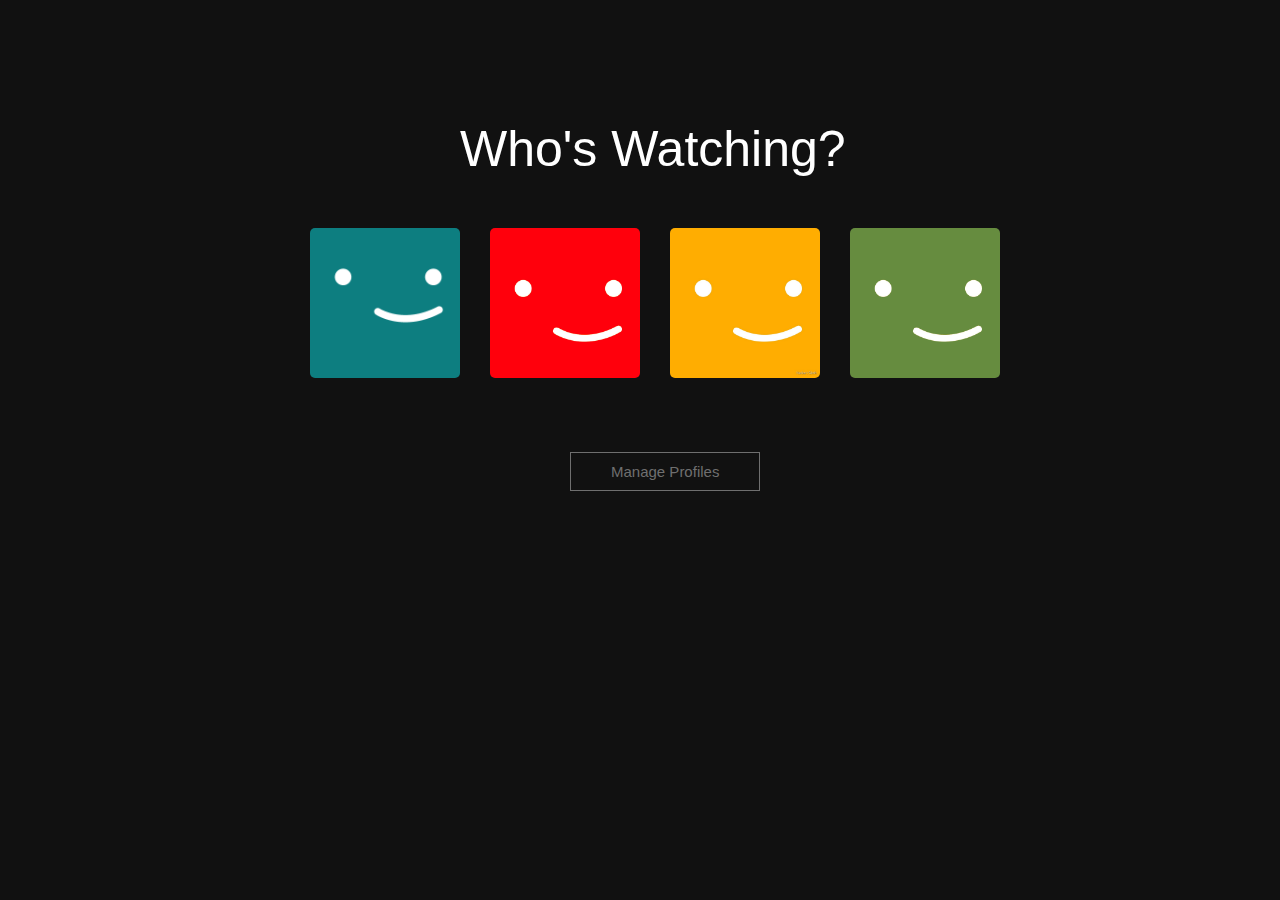
<file: Netflix Clone/lock.html>
<!DOCTYPE html>
<html lang="en">
<head>
    <meta charset="UTF-8">
    <meta name="viewport" content="width=device-width, initial-scale=1.0">
    <title>Netflix</title>
    <link rel="icon" type="image/x-icon" href="images/Netflix.png">
    <link rel="stylesheet" href="Stylesheet4.css">
</head>
<body>
    <header>
        <div class="row">
            <h3>Who's Watching?</h3>
            <div class="row__posters">
                <a href="home.html"><img class="row__poster row__posterLarge" src="images/netflix-avatar.png" alt="" /></a>                
                <a href="home2.html"><img class="row__poster row__posterLarge" src="images/netflix-avatar2.jpg" alt="" /></a>
                <a href="home3.html"><img class="row__poster row__posterLarge" src="images/netflix-avatar3.jpg" alt="" /></a>
                <a href="home4.html"><img class="row__poster row__posterLarge" src="images/netflix-avatar4.jpg" alt="" /></a>
            </div>
            <div class="btn">
                <button>Manage Profiles</button>
            </div>
        </div>

    </header>
</body>
</html>
</file>
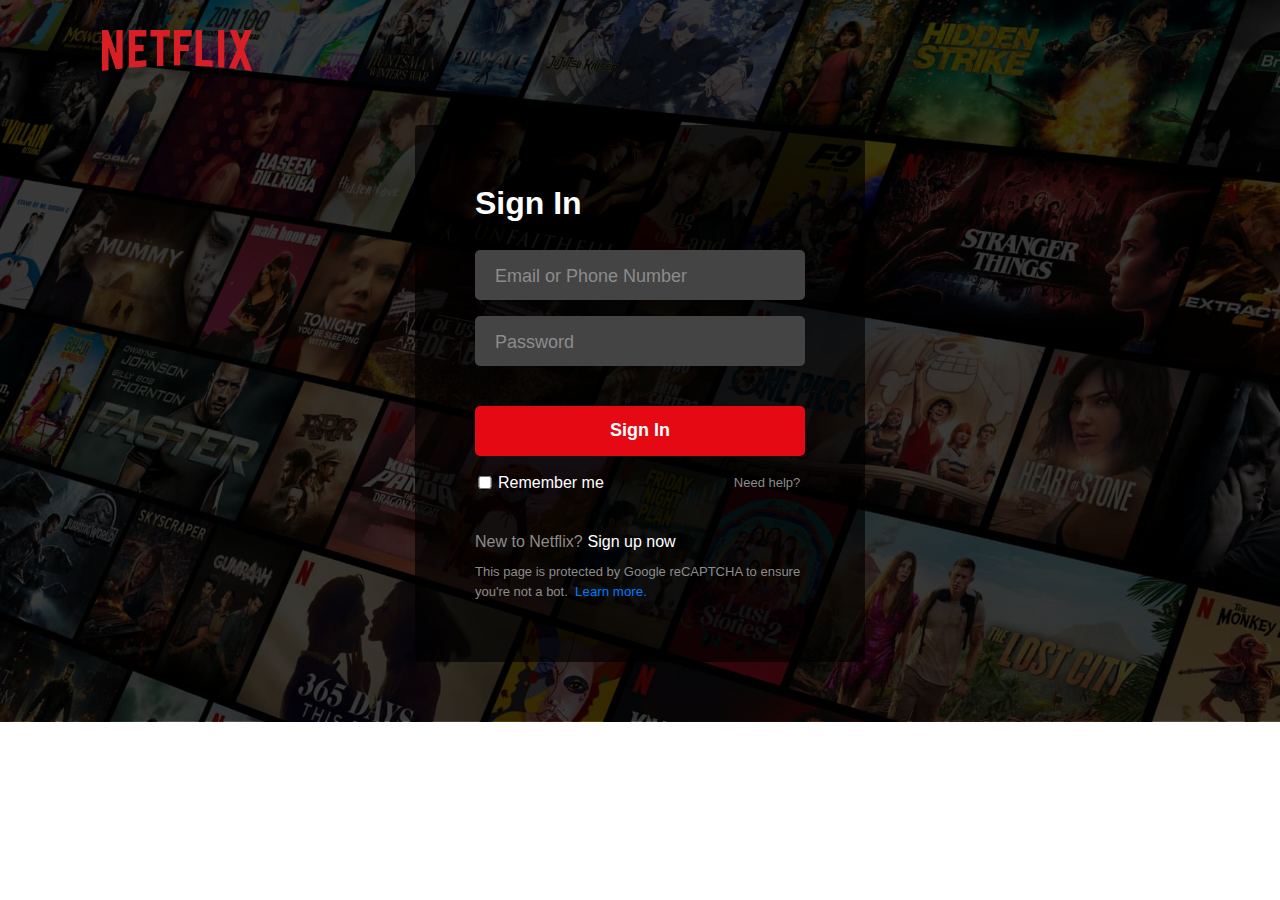
<file: Netflix Clone/signin.html>
<!DOCTYPE html>
<html lang="en">
<head>
    <meta charset="UTF-8">
    <meta name="viewport" content="width=device-width, initial-scale=1.0">
    <title>Netflix</title>
    <link rel="icon" type="image/x-icon" href="images/Netflix.png">
    <link rel="stylesheet" href="Stylesheet2.css">
</head>
<body>
  <div class="header">
    <nav>
      <a href="index.html"><img src="images/logo.png" class="logo"></a>
    </nav>
    <form action="#" class="container">
      <h1>Sign In</h1>
      <div class="form-element">
        <input type="text" name="username" id="username" required/>
        <label class="floating-label" for="username">Email or Phone Number</label>
      </div>
      <div class="form-element">
        <input type="password" name="password" id="password" required/>
        <label class="floating-label" for="password">Password</label>
      </div>
      <button class="btn"><a href="lock.html">Sign In</a></button><br><br>
      <div class="checkbox">
        <input type="checkbox" id="vehicle1">
        <label for="vehicle1">Remember me</label>
        <p>Need help?</p>
      </div>

      <div class="signupnow">
        <p>New to Netflix?</p>
        <a href="#">Sign up now</a>
      </div>
      <div class="captcha">
        <p>
          <span>This page is protected by Google reCAPTCHA to ensure you're not a bot.</span>&nbsp;
          <button class="recaptcha-terms-of-use--link-button" data-uia="recaptcha-learn-more-button">Learn more.</button>
        </p>
      </div>
    </form>
    <!--
      <div class="footer">
        <h2>Questions? Contact us.</h2>
        <div class="row">
          <div class="col">
            <a href="#">FAQ</a>
            <a href="#">Help Center</a>
            <a href="#">Terms Of Use</a>
            <a href="#">Privacy</a>
          </div>
          <div class="col">
            <a href="#">Cookies Prefrences</a>
            <a href="#">Corporate Information</a>
          </div>
        </div>
      </div>
    -->
  </div>
  
</body>
</html>
</file>
<file: Netflix Clone/Stylesheet3.css>
* {
    margin: 0;
    box-sizing: border-box;
  }
  *::-webkit-scrollbar {
    display: none;
  }
  
  body {
    font-family: Arial, Helvetica, sans-serif;
    background-color: #111;
  }
  
  .row__poster {
    width: 100%;
    object-fit: contain;
    max-height: 100px;
    margin-right: 10px;
    transition: transform 450ms;
  }
  
  .row__posters {
    display: flex;
    overflow-y: hidden;
    overflow-x: scroll;
    padding: 20px;
  }
  
  .row__poster:hover {
    transform: scale(1.08);
  }
  
  .row__posters::-webkit-scrollbar {
    display: none;
  }
  
  .row__posterLarge {
    max-height: 250px;
  }
  
  .row__posterLarge:hover {
    transform: scale(1.09);
  }
  
  .row {
    color: white;
    margin-left: 20px;
  }
  
  /* banner */
  .banner {
    background-image: url('images/banner.jpg');
    background-size: cover;
    background-position: center center;
    color: white;
    object-fit: contain;
    height: 448px;
  }
  
  .banner__contents {
    margin-left: 30px;
    padding-top: 140px;
    height: 190px;
  }
  
  .banner__title {
    font-size: 3rem;
    font-weight: 800;
    padding-bottom: 0.3rem;
  }
  
  .banner__description {
    width: 45rem;
    line-height: 1.3;
    padding-top: 1rem;
    font-size: 0.8rem;
    max-width: 360px;
    height: 180px;
  }
  
  .banner__button {
    cursor: pointer;
    color: #fff;
    outline: none;
    border: none;
    font-weight: 700;
    border-radius: 0.2vw;
    padding-left: 2rem;
    padding-right: 2rem;
    margin-right: 1rem;
    padding-top: 0.5rem;
    padding-bottom: 0.5rem;
    background-color: rgba(51, 51, 51, 0.5);
  }
  
  .banner__button:hover {
    color: #000;
    background-color: #e6e6e6;
    transition: all 0.2s;
  }
  
  .banner--fadeBottom {
    margin-top: 145px;
    height: 7.4rem;
    background-image: linear-gradient(180deg, transparent, rgba(37, 37, 37, 0.61), #111);
  }
  
  /* nav */
  
  .nav__logo {
    width: 80px;
    object-fit: contain;
  }
  
  .nav__avatar {
    width: 30px;
    object-fit: contain;
  }
  
  .nav {
    position: fixed;
    top: 0;
    width: 100%;
    display: flex;
    justify-content: space-between;
    padding: 20px;
    /* background-color: #111; */
    z-index: 1;
    transition-timing-function: ease-in;
    transition: all 0.5s;
  }
  
  .nav__black {
    background-color: #111;
  }
  
  .nav .features{
    display: inline;
    margin-right: 600px;
    margin-top: 7px;
  }
  .features a{
    text-decoration: none;
    color: white;
    margin-left: 15px;
    font-size: 14px;
  }

/*---------------------meddia-queries-for-small-screens-----------------------*/
@media only screen and (max-width: 600px){
    .features a{
        display: none;
    }
    .banner__title{
        font-size: 40px;
    }
    .banner__description{
        font-size: 12px;
        padding-left: 0px;
        padding-right: 32px;
    }
    .nav__logo {
        margin-top: 25px;
    }
    .row__posters {
        padding-left: 0px;
    }
}
</file>
<file: Netflix Clone/Stylesheet4.css>
*{
    margin: 0;
    padding: 0;
    font-family: 'Poppins', sans-serif;
    box-sizing: border-box;
}
*::-webkit-scrollbar {
    display: none;
}
:root{
    --black: #000;
    --white: #fff;
    --red: #db0001;
}
body {
    font-family: Arial, Helvetica, sans-serif;
    background-color: #111;
}
.row {
    color: white;
    margin-left: 20px;
}
.row h3{
    color: white;
    font-size: 50px;
    margin-top: 120px;
    margin-left: 440px;
    font-weight: 500;
}
.row__poster {
  
    object-fit: contain;
    max-height: 100px;
    margin-right: 10px;
    transition: transform 450ms;
    margin-left: 20px;
}
  
.row__posters {
    display: flex;
    overflow-y: hidden;
    overflow-x: scroll;
    padding: 20px;
    margin-top: 30px;
    margin-left: 250px;
}
  
.row__poster:hover {
    transform: scale(1.08);
    border: solid white;
}
  
.row__posters::-webkit-scrollbar {
    display: none;
}
  
.row__posterLarge {
    max-height: 150px;
    border-radius: 5px;
}
  
.row__posterLarge:hover {
    transform: scale(1.09);
}

.row .btn button{
    border: 0.5px solid #6f6f6f;
    background: none;
    color: #6f6f6f;
    font-size: 15px;
    padding: 10px 40px;
    margin-top: 50px;
    margin-left: 550px;
}
.btn button:hover{
    border: 0.5px solid #c9c9c9;
    color: #c9c9c9;
}

/*---------------------meddia-queries-for-small-screens-----------------------*/
@media only screen and (max-width: 600px){
    .row h3{
        font-size: 30px;
        margin-top: 150px;
        margin-left: 50px;
        font-weight: 500;
    }
    .row__poster {
        margin-left: 10px;
    }
    .row__posters {
        display: flex;
        overflow-y: hidden;
        overflow-x: scroll;
        margin-top: 30px;
        margin-left: 10px;
    }
    .row__posterLarge {
        max-height: 50px;
    }
    .row .btn{
        margin-left: 50px;
    }
    .row .btn button{
        font-size: 11px;
      
        margin-top: 50px;
        margin-left: 40px;
    }
    .row__poster:hover {
        transform: scale(1.08);
        border: solid white;
    }
    .row__posterLarge:hover {
        transform: scale(1.09);
    }
    .btn button:hover{
        border: 0.5px solid #c9c9c9;
        color: #c9c9c9;
    }
}
</file>
<file: Netflix Clone/Stylesheet2.css>
@import url(https://fonts.googleapis.com/css?family=Roboto:100,regular,italic,500,700);
*{
  margin: 0;
  padding: 0;
  font-family: 'Poppins', sans-serif;
  box-sizing: border-box;
}
*::-webkit-scrollbar {
  display: none;
}
:root{
  --black: #000;
  --white: #fff;
  --red: #db0001;
}
body {
  font-family: "Roboto";
  font-size: 16px;
}
.header{
  width: 100%;
  height: fit-content;
  background-image: linear-gradient(rgba(0,0,0,0.7),rgba(0,0,0,0.7)),url(images/1.jpg);
  background-size: cover;
  background-position: center;
  padding: 10px 8%;
  position: relative;
}
nav{
  padding-top: 20px;
}
.logo{
  width: 150px;
  cursor: pointer;
}
.container {
  position: relative;
  display: block;
  width: 450px;
  margin: 50px auto;
  padding: 60px;
  background-color: #000000a8;
  color: #ffffff;
  border-radius: 4px;
}
.container h1 {
  font-size: 2em;
  font-weight: 700;
  margin-bottom: 28px;
}
.container .form-element {
  position: relative;
  margin: 0 auto;
  padding-bottom: 16px;
}
.form-element input {
  box-sizing: border-box;
  width: 100%;
  font-family: inherit;
  padding: 16px 20px 0 20px;
  height: 50px;
  font-size: 16px;
  border: none;
  border-radius: 5px;
  outline: none;
  background-color: #444;
  color: #ffffff;
}
.floating-label {
  box-sizing: border-box;
  width: 100%;
  position: absolute;
  top: 25%;
  left: 20px;
  font-size: 18px;
  cursor: text;
  color: #8c8c8c;
  transition: font 0.1s ease, top 0.1s ease, transform 0.1s ease;
  transition: font 0.1s ease, top 0.1s ease, transform 0.1s ease,
    -webkit-transform 0.1s ease, -moz-transform 0.1s ease,
    -o-transform 0.1s ease;
}
.container .btn {
  width: 100%;
  height: 50px;
  margin-top: 24px;
  cursor: pointer;
  font-size: 18px;
  font-weight: 700;
  border-radius: 5px;
  border: none;
  color: #ffffff;
  background-color: #e50914;
  text-decoration: none;
}
.container .btn a:visited{
  color: var(--white);
}
.container .btn a{
  text-decoration: none;
  color: var(--white);
}
input:focus ~ .floating-label,
input:valid ~ .floating-label {
  font-size: 11px;
  top: 7px;
}

.container .checkbox{
  display: flex;
  align-items: center;
}
.container .checkbox p{
  padding-left: 130px;
  font-size: 13px;
  color: #8c8c8c;
}
.container .checkbox input{
  width: 20px;
}
.container .checkbox label{
  margin-left: 3px;
  display: inline-flex;
}

.container .signupnow{
  font-size: 16px;
  color: #8c8c8c;
  margin-top: 80px;
  line-height: 20px;
}
.container .signupnow a{
  text-decoration: none;
  border: none;
  background: none;
  color: var(--white);
  margin-left: 5px;
}
.container .signupnow{
  display: inline-flex;
  margin-top: 40px;
}

.container .captcha p{
  font-size: 13px;
  color: #8c8c8c;
  margin-top: 10px;
  line-height: 20px;
}
.container .recaptcha-terms-of-use--link-button{
  text-decoration: none;
  border: none;
  background: none;
  color: rgb(0, 119, 255);
}

/*---------------------FOOTER-----------------------*/
/*
.footer{
  padding: 50px 10% 10px;
  color: #777;
  background-color: #000000a8;;
  
}
.footer h2{
  font-size: 18px;
  font-weight: 400;
  margin-bottom: 30px;
}
.footer .col{
  flex-basis: 25%;
  flex-grow: 1;
  
}
.footer .col a{
  display: inline-flex;
  text-decoration: none;
  color: #777;
  font-size: 14px;
  margin: 10px;
  
}
.footer .row{
  align-items: flex-start;
  padding: 10px 0;
}
*/

/*---------------------meddia-queries-for-small-screens-----------------------*/
@media only screen and (max-width: 600px){
  .logo{
    align-items: flex-start;
    width: 90px;
    height: 30px;
  }
  .header{
    height: fit-content;
  }
  .container{
    padding: 28px;
    width: 100%;
    border-radius: 4px
  }
  .container h1{
    font-size: 25px;
    margin-bottom: 10px;
  }
  .container .form-element, .btn{
    padding: 10px 0;
  }
  .container .floating-label{
    font-size: 12px;  
    padding: 10px 0;
  }
  .container .checkbox {
    align-items: center;
    font-size: 10px;
  }
  .container .checkbox input{
    width: 20px;
  }
  .container .checkbox label{
    margin-left: 3px;
    display: inline-flex;
  }
  .container .checkbox p{
    padding-left: 100px;
  }
  .container .signupnow{
    display: inline-flex;
    margin-top: 40px;
  }
  .container .signupnow a{
    margin-left: 5px;
  }
}
</file>
